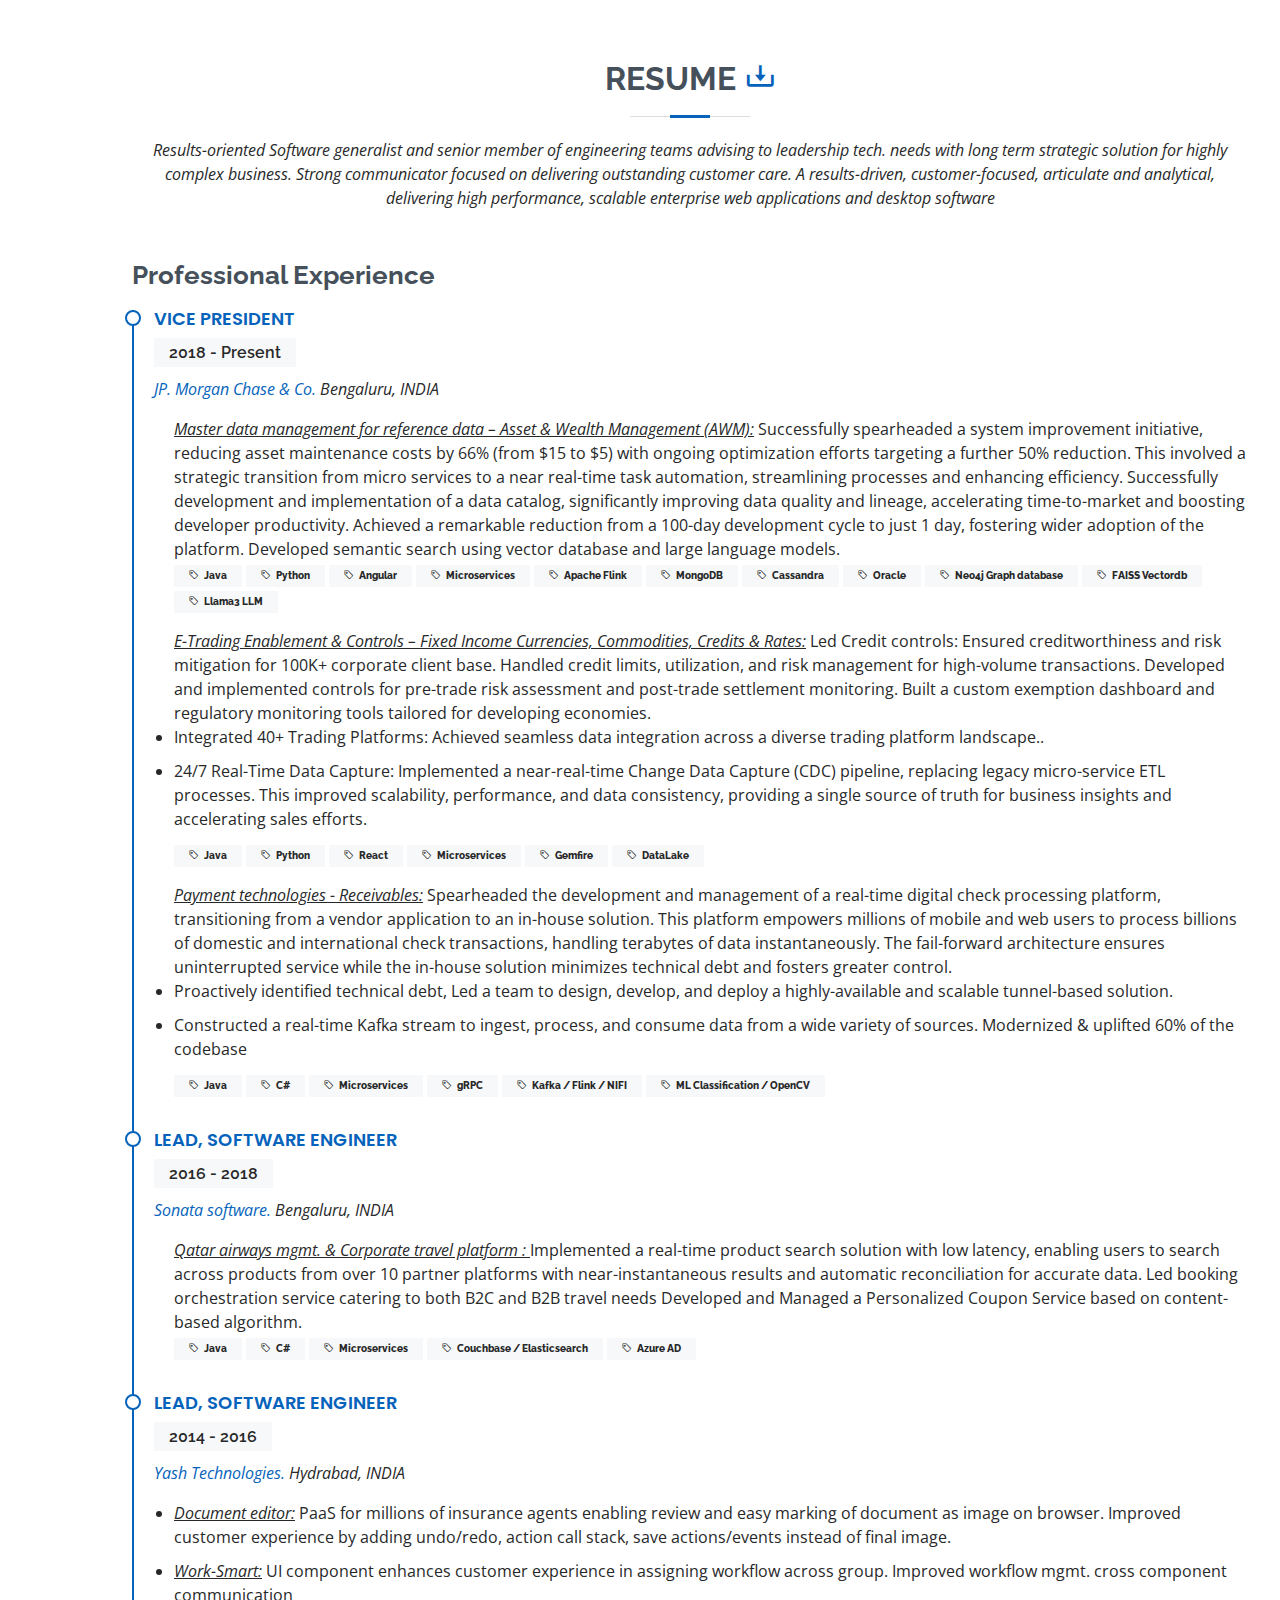
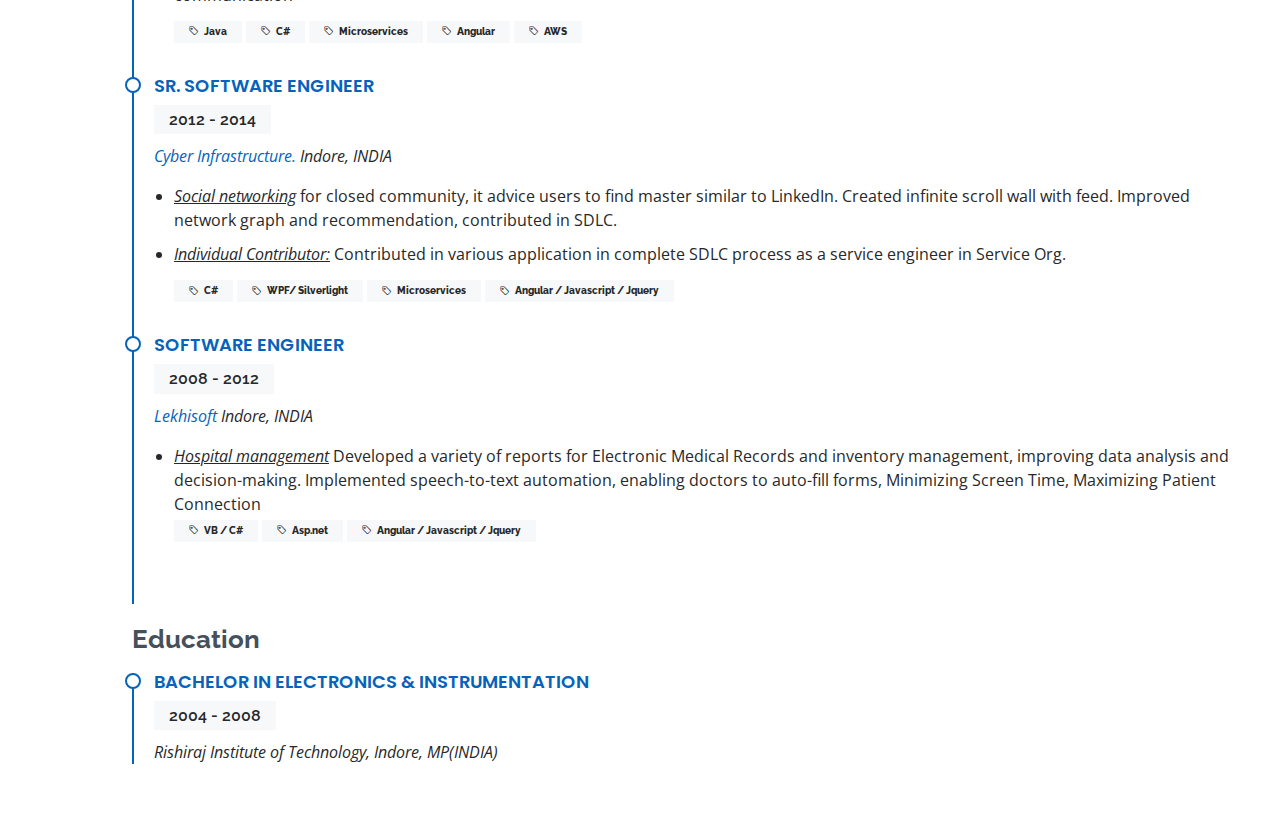
<file: resume.html>
<!DOCTYPE html>
<html lang="en">

<head>
  <meta charset="utf-8">
  <meta content="width=device-width, initial-scale=1.0" name="viewport">

  <title>Rohit Joshi</title>
  <meta content="" name="description">
  <meta content="" name="rohit joshi">

  <!-- Favicons -->
  <link href="assets/img/console.png" rel="icon">
  <link href="assets/img/apple-touch-icon.png" rel="apple-touch-icon">

  <!-- Google Fonts -->
  <link href="https://fonts.googleapis.com/css?family=Open+Sans:300,300i,400,400i,600,600i,700,700i|Raleway:300,300i,400,400i,500,500i,600,600i,700,700i|Poppins:300,300i,400,400i,500,500i,600,600i,700,700i" rel="stylesheet">

  <!-- Vendor CSS Files -->
  <link href="assets/vendor/aos/aos.css" rel="stylesheet">
  <link href="assets/vendor/bootstrap/css/bootstrap.min.css" rel="stylesheet">
  <link href="assets/vendor/bootstrap-icons/bootstrap-icons.css" rel="stylesheet">
  <link href="assets/vendor/boxicons/css/boxicons.min.css" rel="stylesheet">
  <link href="assets/vendor/glightbox/css/glightbox.min.css" rel="stylesheet">
  <link href="assets/vendor/swiper/swiper-bundle.min.css" rel="stylesheet">

  <!-- Template Main CSS File -->
  <link href="assets/css/style.css" rel="stylesheet">

</head>

<body>
  <main id="main"> 

 <!-- ======= Resume Section ======= -->
    <section id="resume" class="resume" >
      <div class="container" data-aos="fade-up" >

        <div class="section-title">
          <h2>Resume <a href="resume.html" title="Click to print resume!" target="_blank" ><i class="bx bx-download"></i></a></h2> 
          <p><em>Results-oriented Software generalist and senior member of engineering teams advising to leadership tech. needs with long term strategic solution for highly complex business. Strong communicator focused on delivering outstanding customer care. A results-driven, customer-focused, articulate and analytical, delivering high performance, scalable enterprise web applications and desktop software</em></p>
        </div>

        <div class="row">
          <div class="col-lg-6" style="display: none;">
            <!-- <h3 class="resume-title">Sumary</h3>
            <div class="resume-item pb-0">
              <h4>Rohit Joshi</h4>
              <p><em>Software generalist and senior member of engineering teams advising to leadership 
                tech. needs with long term strategic solution for highly complex business. Strong 
                communicator focused on delivering outstanding customer care. A results-driven, customer focused, articulate and analytical, delivering high performance, scalable enterprise web 
                applications and desktop software.</em></p>
              <ul>
                <li>Portland par 127,Orlando, FL</li>
                <li>(123) 456-7891</li>
                <li>alice.barkley@example.com</li>
              </ul>
            </div> -->
          </div>
          <div class="col-lg-12">
            <h3 class="resume-title">Professional Experience</h3>
            <div class="resume-item">
              <h4>Vice President</h4>
              <h5>2018 - Present</h5>
              <p><em><a href="https://www.jpmorganchase.com/" target="_blank" rel="noopener noreferrer"> JP. Morgan Chase & Co.</a> Bengaluru, INDIA</em></p>
              <ul>
                <em><u>Master data management for reference data – Asset & Wealth Management (AWM):</u> </em>
                Successfully spearheaded a system improvement initiative, reducing asset maintenance costs by 66% (from $15 to $5) with ongoing optimization efforts targeting a further 50% reduction. This involved a strategic transition from micro services to a near real-time task automation, streamlining processes and enhancing efficiency.
                Successfully development and implementation of a data catalog, significantly improving data quality and lineage, accelerating time-to-market and boosting developer productivity. Achieved a remarkable reduction from a 100-day development cycle to just 1 day, fostering wider adoption of the platform.
                Developed semantic search using vector database and large language models.
                
                <p class="tags">
                  <h6><i class="bi bi-tag"></i>Java</h6>
                  <h6><i class="bi bi-tag"></i>Python</h6>
                  <h6><i class="bi bi-tag"></i>Angular</h6>
                  <h6><i class="bi bi-tag"></i>Microservices</h6>
                  <h6><i class="bi bi-tag"></i>Apache Flink</h6>
                  <h6><i class="bi bi-tag"></i>MongoDB</h6>
                  <h6><i class="bi bi-tag"></i>Cassandra</h6>
                  <h6><i class="bi bi-tag"></i>Oracle</h6>
                  <h6><i class="bi bi-tag"></i>Neo4j Graph database</h6>
                  <h6><i class="bi bi-tag"></i>FAISS Vectordb</h6>
                  <h6><i class="bi bi-tag"></i>Llama3 LLM</h6>
                </p>
                <em><u>E-Trading Enablement & Controls – Fixed Income Currencies, Commodities, Credits & Rates:</u> </em>
                  Led Credit controls: Ensured creditworthiness and risk mitigation for 100K+ corporate client base. Handled credit limits, utilization, and risk management for high-volume transactions. Developed and implemented controls for pre-trade risk assessment and post-trade settlement monitoring. Built a custom exemption dashboard and regulatory monitoring tools tailored for developing economies.
                <li> Integrated 40+ Trading Platforms: Achieved seamless data integration across a diverse trading platform landscape..</li>
                <li> 24/7 Real-Time Data Capture: Implemented a near-real-time Change Data Capture (CDC) pipeline, replacing legacy micro-service ETL processes. This improved scalability, performance, and data consistency, providing a single source of truth for business insights and accelerating sales efforts.</li>
                <p class="tags">
                  <h6><i class="bi bi-tag"></i>Java</h6>
                  <h6><i class="bi bi-tag"></i>Python</h6>
                  <h6><i class="bi bi-tag"></i>React</h6>
                  <h6><i class="bi bi-tag"></i>Microservices</h6>
                  <h6><i class="bi bi-tag"></i>Gemfire</h6>
                  <h6><i class="bi bi-tag"></i>DataLake</h6>
                </p>
                <em><u>Payment technologies - Receivables:</u> </em>
                  Spearheaded the development and management of a real-time digital check processing platform, transitioning from a vendor application to an in-house solution. This platform empowers millions of mobile and web users to process billions of domestic and international check transactions, handling terabytes of data instantaneously. The fail-forward architecture ensures uninterrupted service while the in-house solution minimizes technical debt and fosters greater control.
                <li> Proactively identified technical debt, Led a team to design, develop, and deploy a highly-available and scalable tunnel-based solution.</li>
                <li> Constructed a real-time Kafka stream to ingest, process, and consume data from a wide variety of sources. Modernized & uplifted 60% of the codebase</li>
                <p class="tags">
                  <h6><i class="bi bi-tag"></i>Java</h6>
                  <h6><i class="bi bi-tag"></i>C#</h6>
                  <h6><i class="bi bi-tag"></i>Microservices</h6>
                  <h6><i class="bi bi-tag"></i>gRPC</h6>
                  <h6><i class="bi bi-tag"></i>Kafka / Flink / NIFI</h6>
                  <h6><i class="bi bi-tag"></i>ML Classification / OpenCV</h6>
                </p>

              </ul>
            </div>
            <div class="resume-item">
              <h4>LEAD, SOFTWARE ENGINEER</h4>
              <h5>2016 - 2018</h5>
              <p><em><a href="https://www.sonata-software.com/" target="_blank" rel="noopener noreferrer"> Sonata software.</a> Bengaluru, INDIA</em></p>
              <ul>
                <em><u>Qatar airways mgmt. & Corporate travel platform : </u></em>
                  Implemented a real-time product search solution with low latency, enabling users to search across products from over 10 partner platforms with near-instantaneous results and automatic reconciliation for accurate data. Led booking orchestration service catering to both B2C and B2B travel needs
                  Developed and Managed a Personalized Coupon Service based on content-based algorithm.
                
                <p class="tags">
                  <h6><i class="bi bi-tag"></i>Java</h6>
                  <h6><i class="bi bi-tag"></i>C#</h6>
                  <h6><i class="bi bi-tag"></i>Microservices</h6>
                  <h6><i class="bi bi-tag"></i>Couchbase / Elasticsearch</h6>
                  <h6><i class="bi bi-tag"></i>Azure AD</h6>
                </p>
              </ul>
            </div>
            <div class="resume-item">
              <h4>LEAD, SOFTWARE ENGINEER</h4>
              <h5>2014 - 2016</h5>
              <p><em><a href="https://www.yash.com/" target="_blank" rel="noopener noreferrer"> Yash Technologies.</a> Hydrabad, INDIA</em></p>
              <ul>
                <li><em><u>Document editor:</u></em> PaaS for millions of insurance agents enabling review and easy marking 
                  of document as image on browser. Improved customer experience by adding undo/redo, 
                  action call stack, save actions/events instead of final image.</li>
                <li><em><u>Work-Smart:</u></em> UI component enhances customer experience in assigning workflow across 
                  group. Improved workflow mgmt. cross component communication</li>
                <p class="tags">
                  <h6><i class="bi bi-tag"></i>Java</h6>
                  <h6><i class="bi bi-tag"></i>C#</h6>
                  <h6><i class="bi bi-tag"></i>Microservices</h6>
                  <h6><i class="bi bi-tag"></i>Angular</h6>
                  <h6><i class="bi bi-tag"></i>AWS</h6>
                </p>
              </ul>
            </div>
            <div class="resume-item">
              <h4>Sr. SOFTWARE ENGINEER</h4>
              <h5>2012 - 2014</h5>
              <p><em><a href="https://www.cisin.com/" target="_blank" rel="noopener noreferrer"> Cyber Infrastructure.</a> Indore, INDIA</em></p>
              <ul>
                <li><em><u>Social networking</u></em> for closed community, it advice users to find master similar to LinkedIn.
                  Created infinite scroll wall with feed. Improved network graph and recommendation,
                  contributed in SDLC.</li>
                <li><em><u> Individual Contributor:</u></em> Contributed in various application in complete SDLC process as a 
                  service engineer in Service Org.</li>
                <p class="tags">
                  <h6><i class="bi bi-tag"></i>C#</h6>
                  <h6><i class="bi bi-tag"></i>WPF/ Silverlight</h6>
                  <h6><i class="bi bi-tag"></i>Microservices</h6>
                  <h6><i class="bi bi-tag"></i>Angular / Javascript / Jquery</h6>
                </p>
              </ul>
            </div>
            <div class="resume-item">
              <h4>SOFTWARE ENGINEER</h4>
              <h5>2008 - 2012</h5>
              <p><em><a href="https://www.elihealthemr.com/" target="_blank" rel="noopener noreferrer">Lekhisoft</a> Indore, INDIA</em></p>
              <ul>
                <li><em><u>Hospital management</u></em> 
                  Developed a variety of reports for Electronic Medical Records and inventory management, improving data analysis and decision-making. Implemented speech-to-text automation, enabling doctors to auto-fill forms, Minimizing Screen Time, Maximizing Patient Connection
                
                <p class="tags">
                  <h6><i class="bi bi-tag"></i>VB / C#</h6>
                  <h6><i class="bi bi-tag"></i>Asp.net</h6>
                  <h6><i class="bi bi-tag"></i>Angular / Javascript / Jquery</h6>
                </p>
              </ul>
            </div>
            <h3 class="resume-title">Education</h3>
            <div class="resume-item">
              <h4>Bachelor in Electronics &amp; Instrumentation</h4>
              <h5>2004 - 2008</h5>
              <p><em>Rishiraj Institute of Technology, Indore, MP(INDIA)</em></p>
              <p class="red">Quia nobis sequi est occaecati aut. Repudiandae et iusto quae reiciendis et quis Eius vel ratione eius unde vitae rerum voluptates asperiores voluptatem Earum molestiae consequatur neque etlon sader mart dila</p>
            </div>
          </div>
        </div>

      </div>
    </section><!-- End Resume Section -->

  <!-- Vendor JS Files -->
  <script src="assets/vendor/purecounter/purecounter_vanilla.js"></script>
  <script src="assets/vendor/aos/aos.js"></script>
  <script src="assets/vendor/bootstrap/js/bootstrap.bundle.min.js"></script>
  <script src="assets/vendor/glightbox/js/glightbox.min.js"></script>
  <script src="assets/vendor/isotope-layout/isotope.pkgd.min.js"></script>
  <script src="assets/vendor/swiper/swiper-bundle.min.js"></script>
  <script src="assets/vendor/typed.js/typed.umd.js"></script>
  <script src="assets/vendor/waypoints/noframework.waypoints.js"></script>
  <script src="assets/vendor/php-email-form/validate.js"></script>

  <!-- Template Main JS File -->
  <script src="assets/js/main.js"></script>

</body>

</html>
</file>
<file: assets/css/style.css>
/*--------------------------------------------------------------
# General
--------------------------------------------------------------*/
body {
  font-family: "Open Sans", sans-serif;
  color: #272829;
}

a {
  color: #0563bb;
  text-decoration: none;
}

a:hover {
  color: #067ded;
  text-decoration: none;
}

h1,
h2,
h3,
h4,
h5,
h6 {
  font-family: "Raleway", sans-serif;
}

/*--------------------------------------------------------------
# Back to top button
--------------------------------------------------------------*/
.back-to-top {
  position: fixed;
  visibility: hidden;
  opacity: 0;
  right: 15px;
  bottom: 15px;
  z-index: 996;
  background: #0563bb;
  width: 40px;
  height: 40px;
  border-radius: 50px;
  transition: all 0.4s;
}

.back-to-top i {
  font-size: 28px;
  color: #fff;
  line-height: 0;
}

.back-to-top:hover {
  background: #0678e3;
  color: #fff;
}

.back-to-top.active {
  visibility: visible;
  opacity: 1;
}

/*--------------------------------------------------------------
# Preloader
--------------------------------------------------------------*/
#preloader {
  position: fixed;
  top: 0;
  left: 0;
  right: 0;
  bottom: 0;
  z-index: 9999;
  overflow: hidden;
  background: #fff;
}

#preloader:before {
  content: "";
  position: fixed;
  top: calc(50% - 30px);
  left: calc(50% - 30px);
  border: 6px solid #0563bb;
  border-top-color: #fff;
  border-bottom-color: #fff;
  border-radius: 50%;
  width: 60px;
  height: 60px;
  animation: animate-preloader 1s linear infinite;
}

@keyframes animate-preloader {
  0% {
    transform: rotate(0deg);
  }

  100% {
    transform: rotate(360deg);
  }
}

/*--------------------------------------------------------------
# Disable aos animation delay on mobile devices
--------------------------------------------------------------*/
@media screen and (max-width: 768px) {
  [data-aos-delay] {
    transition-delay: 0 !important;
  }
}

/*--------------------------------------------------------------
# Header
--------------------------------------------------------------*/
#header {
  position: fixed;
  top: 0;
  left: 0;
  bottom: 0;
  z-index: 9997;
  transition: all 0.5s;
  padding: 15px;
  overflow-y: auto;
}

@media (max-width: 991px) {
  #header {
    width: 300px;
    background: #fff;
    border-right: 1px solid #e6e9ec;
    left: -300px;
  }
}
@media (min-width: 991px) {
  #main {
    margin-left: 100px;
  }
}

/*--------------------------------------------------------------
# Navigation Menu
--------------------------------------------------------------*/
/**
* Desktop Navigation 
*/
.nav-menu {
  padding: 0;
  display: block;
}

.nav-menu * {
  margin: 0;
  padding: 0;
  list-style: none;
}

.nav-menu>ul>li {
  position: relative;
  white-space: nowrap;
}

.nav-menu a,
.nav-menu a:focus {
  display: flex;
  align-items: center;
  color: #45505b;
  padding: 10px 18px;
  margin-bottom: 8px;
  transition: 0.3s;
  font-size: 15px;
  border-radius: 50px;
  background: #f2f3f5;
  height: 56px;
  width: 100%;
  overflow: hidden;
  transition: 0.3s;
}

.nav-menu a i,
.nav-menu a:focus i {
  font-size: 20px;
}

.nav-menu a span,
.nav-menu a:focus span {
  padding: 0 5px 0 7px;
  color: #45505b;
}

@media (min-width: 992px) {

  .nav-menu a,
  .nav-menu a:focus {
    width: 56px;
  }

  .nav-menu a span,
  .nav-menu a:focus span {
    display: none;
    color: #fff;
  }
}

.nav-menu a:hover,
.nav-menu .active,
.nav-menu .active:focus,
.nav-menu li:hover>a {
  color: #fff;
  background: #0563bb;
}

.nav-menu a:hover span,
.nav-menu .active span,
.nav-menu .active:focus span,
.nav-menu li:hover>a span {
  color: #fff;
}

.nav-menu a:hover,
.nav-menu li:hover>a {
  width: 100%;
  color: #fff;
}

.nav-menu a:hover span,
.nav-menu li:hover>a span {
  display: block;
}

/**
* Mobile Navigation 
*/
.mobile-nav-toggle {
  position: fixed;
  right: 10px;
  top: 10px;
  z-index: 9998;
  border: 0;
  background: none;
  font-size: 28px;
  transition: all 0.4s;
  outline: none !important;
  line-height: 0;
  cursor: pointer;
  border-radius: 50px;
  padding: 5px;
}

.mobile-nav-toggle i {
  color: #45505b;
}

.mobile-nav-active {
  overflow: hidden;
}

.mobile-nav-active #header {
  left: 0;
}

.mobile-nav-active .mobile-nav-toggle {
  color: #fff;
  background-color: #0563bb;
}

/*--------------------------------------------------------------
# Hero Section
--------------------------------------------------------------*/
#hero {
  width: 100%;
  height: 100vh;
  background: url("../img/hello.png") 75% no-repeat;
  background-size: 800px;
  position: relative;
}

@media (min-width: 992px) {
  #hero {
    padding-left: 160px;
  }
}

@media screen and (max-width: 765px) {
  #hero{
    background-size: 400px !important;
  }
}
@media screen and (max-width: 1280px) {
  #hero{
    background-size: 600px !important;
  }
}

#hero:before {
  content: "";
  background: rgba(255, 255, 255, 0.8);
  position: absolute;
  bottom: 0;
  top: 0;
  left: 0;
  right: 0;
}

#hero h1 {
  margin: 0;
  font-size: 64px;
  font-weight: 700;
  line-height: 56px;
  color: #45505b;
}

#hero p {
  color: #45505b;
  margin: 15px 0 0 0;
  font-size: 26px;
  font-family: "Poppins", sans-serif;
}

#hero p span {
  color: #0563bb;
  letter-spacing: 1px;
}

#hero .social-links {
  margin-top: 30px;
}

#hero .social-links a {
  font-size: 24px;
  display: inline-block;
  color: #45505b;
  line-height: 1;
  margin-right: 20px;
  transition: 0.3s;
}

#hero .social-links a:hover {
  color: #0563bb;
}

@media (max-width: 992px) {
  #hero {
    text-align: center;
  }

  #hero h1 {
    font-size: 32px;
    line-height: 36px;
  }

  #hero p {
    margin-top: 10px;
    font-size: 20px;
    line-height: 24px;
  }
}

/*--------------------------------------------------------------
# Sections General
--------------------------------------------------------------*/
section {
  padding: 60px 0;
  overflow: hidden;
}

.section-title {
  text-align: center;
  padding-bottom: 30px;
}

.section-title h2 {
  font-size: 32px;
  font-weight: bold;
  text-transform: uppercase;
  margin-bottom: 20px;
  padding-bottom: 20px;
  position: relative;
  color: #45505b;
}

.section-title h2::before {
  content: "";
  position: absolute;
  display: block;
  width: 120px;
  height: 1px;
  background: #ddd;
  bottom: 1px;
  left: calc(50% - 60px);
}

.section-title h2::after {
  content: "";
  position: absolute;
  display: block;
  width: 40px;
  height: 3px;
  background: #0563bb;
  bottom: 0;
  left: calc(50% - 20px);
}

.section-title p {
  margin-bottom: 0;
}

/*--------------------------------------------------------------
# About
--------------------------------------------------------------*/
.about .content h3 {
  font-weight: 700;
  font-size: 26px;
  color: #728394;
}

.about .content ul {
  list-style: none;
  padding: 0;
}

.about .content ul li {
  margin-bottom: 20px;
  display: flex;
  align-items: center;
}

.about .content ul strong {
  margin-right: 10px;
}

.about .content ul i {
  font-size: 16px;
  margin-right: 5px;
  color: #0563bb;
  line-height: 0;
}

.about .content p:last-child {
  margin-bottom: 0;
}

/*--------------------------------------------------------------
# Facts
--------------------------------------------------------------*/
.facts .count-box {
  padding: 30px 30px 25px 30px;
  margin-top: 30px;
  width: 100%;
  position: relative;
  text-align: center;
  background: #fff;
}

.facts .count-box i {
  position: absolute;
  top: -25px;
  left: 50%;
  transform: translateX(-50%);
  font-size: 24px;
  background: #0563bb;
  color: #fff;
  border-radius: 50px;
  display: inline-flex;
  align-items: center;
  justify-content: center;
  width: 48px;
  height: 48px;
}

.facts .count-box span {
  font-size: 36px;
  display: block;
  font-weight: 600;
  color: #011426;
}

.facts .count-box p {
  padding: 0;
  margin: 0;
  font-family: "Raleway", sans-serif;
  font-size: 14px;
}

/*--------------------------------------------------------------
# Akills
--------------------------------------------------------------*/

.skills #skills-flters {
  padding: 0;
  margin: 0 auto 25px auto;
  list-style: none;
  text-align: center;
  background: #fff;
  border-radius: 50px;
  padding: 2px 15px;
}

.skills #skills-flters li {
  cursor: pointer;
  display: inline-block;
  padding: 10px 15px;
  font-size: 14px;
  font-weight: 600;
  line-height: 1;
  text-transform: uppercase;
  color: #272829;
  margin-bottom: 5px;
  transition: all 0.3s ease-in-out;
}

.skills #skills-flters li:hover,
.skills #skills-flters li.filter-active {
  color: #0563bb;
}

.portfolio #skills-flters li:last-child {
  margin-right: 0;
}


.skills .progress {
  height: 60px;
  display: block;
  background: none;
  border-radius: 0;
}

.skills .progress .skill {
  padding: 10px 0;
  margin: 0;
  text-transform: uppercase;
  display: block;
  font-weight: 600;
  font-family: "Poppins", sans-serif;
  color: #45505b;
}

.skills .progress .skill .val {
  float: right;
  font-style: normal;
}

.skills .progress-bar-wrap {
  background: #f2f3f5;
}

.skills .progress-bar {
  width: 1px;
  height: 10px;
  transition: 0.9s;
  background-color: #0563bb;
}

/*--------------------------------------------------------------
# Resume
--------------------------------------------------------------*/
.resume .resume-title {
  font-size: 26px;
  font-weight: 700;
  margin-top: 20px;
  margin-bottom: 20px;
  color: #45505b;
}

.resume .resume-item {
  padding: 0 0 20px 20px;
  margin-top: -2px;
  border-left: 2px solid #0563bb;
  position: relative;
}

.resume .resume-item h4 {
  line-height: 18px;
  font-size: 18px;
  font-weight: 600;
  text-transform: uppercase;
  font-family: "Poppins", sans-serif;
  color: #0563bb;
  margin-bottom: 10px;
}

.resume .resume-item h5 {
  font-size: 16px;
  background: #f7f8f9;
  padding: 5px 15px;
  display: inline-block;
  font-weight: 600;
  margin-bottom: 10px;
}

.resume .resume-item h6 {
  font-size: 10px;
  background: #f7f8f9;
  padding: 5px 15px;
  display: inline-block;
  font-weight: 800;
  margin-bottom: 0;
}

.resume .resume-item ul {
  padding-left: 20px;
}

.resume .resume-item ul li {
  padding-bottom: 10px;
}

.resume .resume-item:last-child {
  padding-bottom: 0;
}

.resume .resume-item::before {
  content: "";
  position: absolute;
  width: 16px;
  height: 16px;
  border-radius: 50px;
  left: -9px;
  top: 0;
  background: #fff;
  border: 2px solid #0563bb;
}

/*--------------------------------------------------------------
# Portfolio
--------------------------------------------------------------*/
.portfolio .portfolio-item {
  margin-bottom: 30px;
}

.portfolio #portfolio-flters {
  padding: 0;
  margin: 0 auto 25px auto;
  list-style: none;
  text-align: center;
  background: #fff;
  border-radius: 50px;
  padding: 2px 15px;
}

.portfolio #portfolio-flters li {
  cursor: pointer;
  display: inline-block;
  padding: 10px 15px;
  font-size: 14px;
  font-weight: 600;
  line-height: 1;
  text-transform: uppercase;
  color: #272829;
  margin-bottom: 5px;
  transition: all 0.3s ease-in-out;
}

.portfolio #portfolio-flters li:hover,
.portfolio #portfolio-flters li.filter-active {
  color: #0563bb;
}

.portfolio #portfolio-flters li:last-child {
  margin-right: 0;
}

.portfolio .portfolio-wrap {
  transition: 0.3s;
  position: relative;
  overflow: hidden;
  z-index: 1;
  background: rgba(69, 80, 91, 0.8);
}

.portfolio .portfolio-wrap::before {
  content: "";
  background: rgba(255, 255, 255, 0.7);
  position: absolute;
  left: 30px;
  right: 30px;
  top: 30px;
  bottom: 30px;
  transition: all ease-in-out 0.3s;
  z-index: 2;
  opacity: 0;
}

.portfolio .portfolio-wrap .portfolio-info {
  opacity: 0;
  position: absolute;
  top: 0;
  left: 0;
  right: 0;
  bottom: 0;
  text-align: center;
  z-index: 3;
  transition: all ease-in-out 0.3s;
  display: flex;
  flex-direction: column;
  justify-content: center;
  align-items: center;
}

.portfolio .portfolio-wrap .portfolio-info::before {
  display: block;
  content: "";
  width: 48px;
  height: 48px;
  position: absolute;
  top: 35px;
  left: 35px;
  border-top: 3px solid #d7dce1;
  border-left: 3px solid #d7dce1;
  transition: all 0.5s ease 0s;
  z-index: 9994;
}

.portfolio .portfolio-wrap .portfolio-info::after {
  display: block;
  content: "";
  width: 48px;
  height: 48px;
  position: absolute;
  bottom: 35px;
  right: 35px;
  border-bottom: 3px solid #d7dce1;
  border-right: 3px solid #d7dce1;
  transition: all 0.5s ease 0s;
  z-index: 9994;
}

.portfolio .portfolio-wrap .portfolio-info h4 {
  font-size: 20px;
  color: #45505b;
  font-weight: 600;
}

.portfolio .portfolio-wrap .portfolio-info p {
  color: #45505b;
  font-size: 14px;
  text-transform: uppercase;
  padding: 0;
  margin: 0;
}

.portfolio .portfolio-wrap .portfolio-links {
  text-align: center;
  z-index: 4;
}

.portfolio .portfolio-wrap .portfolio-links a {
  color: #45505b;
  margin: 0 2px;
  font-size: 28px;
  display: inline-block;
  transition: 0.3s;
}

.portfolio .portfolio-wrap .portfolio-links a:hover {
  color: #148af9;
}

.portfolio .portfolio-wrap:hover::before {
  top: 0;
  left: 0;
  right: 0;
  bottom: 0;
  opacity: 1;
}

.portfolio .portfolio-wrap:hover .portfolio-info {
  opacity: 1;
}

.portfolio .portfolio-wrap:hover .portfolio-info::before {
  top: 15px;
  left: 15px;
}

.portfolio .portfolio-wrap:hover .portfolio-info::after {
  bottom: 15px;
  right: 15px;
}

/*--------------------------------------------------------------
# Portfolio Details
--------------------------------------------------------------*/
.portfolio-details {
  padding-top: 40px;
}

.portfolio-details .portfolio-details-slider img {
  width: 100%;
}

.portfolio-details .portfolio-details-slider .swiper-pagination {
  margin-top: 20px;
  position: relative;
}

.portfolio-details .portfolio-details-slider .swiper-pagination .swiper-pagination-bullet {
  width: 12px;
  height: 12px;
  background-color: #fff;
  opacity: 1;
  border: 1px solid #0563bb;
}

.portfolio-details .portfolio-details-slider .swiper-pagination .swiper-pagination-bullet-active {
  background-color: #0563bb;
}

.portfolio-details .portfolio-info {
  padding: 30px;
  box-shadow: 0px 0 30px rgba(69, 80, 91, 0.08);
}

.portfolio-details .portfolio-info h3 {
  font-size: 22px;
  font-weight: 700;
  margin-bottom: 20px;
  padding-bottom: 20px;
  border-bottom: 1px solid #eee;
}

.portfolio-details .portfolio-info ul {
  list-style: none;
  padding: 0;
  font-size: 15px;
}

.portfolio-details .portfolio-info ul li+li {
  margin-top: 10px;
}

.portfolio-details .portfolio-description {
  padding-top: 30px;
}

.portfolio-details .portfolio-description h2 {
  font-size: 26px;
  font-weight: 700;
  margin-bottom: 20px;
}

.portfolio-details .portfolio-description p {
  padding: 0;
}

/*--------------------------------------------------------------
# Services
--------------------------------------------------------------*/
.services .icon-box {
  text-align: center;
  padding: 70px 20px 80px 20px;
  transition: all ease-in-out 0.3s;
  background: #fff;
  box-shadow: 0px 5px 90px 0px rgba(110, 123, 131, 0.05);
  width: 415px;
}

.services .icon-box .icon {
  margin: 0 auto;
  width: 100px;
  height: 100px;
  display: flex;
  align-items: center;
  justify-content: center;
  transition: ease-in-out 0.3s;
  position: relative;
}

.services .icon-box .icon i {
  font-size: 36px;
  transition: 0.5s;
  position: relative;
}

.services .icon-box .icon svg {
  position: absolute;
  top: 0;
  left: 0;
}

.services .icon-box .icon svg path {
  transition: 0.5s;
  fill: #f5f5f5;
}

.services .icon-box h4 {
  font-weight: 600;
  margin: 10px 0 15px 0;
  font-size: 22px;
}

.services .icon-box h4 a {
  color: #45505b;
  transition: ease-in-out 0.3s;
}

.services .icon-box p {
  line-height: 24px;
  font-size: 14px;
  margin-bottom: 10px;
}

.services .icon-box:hover {
  border-color: #fff;
  box-shadow: 0px 0 35px 0 rgba(0, 0, 0, 0.08);
}

.services .iconbox-blue i {
  color: #47aeff;
}

.services .iconbox-blue:hover .icon i {
  color: #fff;
}

.services .iconbox-blue:hover .icon path {
  fill: #47aeff;
}

.services .iconbox-orange i {
  color: #ffa76e;
}

.services .iconbox-orange:hover .icon i {
  color: #fff;
}

.services .iconbox-orange:hover .icon path {
  fill: #ffa76e;
}

.services .iconbox-pink i {
  color: #e80368;
}

.services .iconbox-pink:hover .icon i {
  color: #fff;
}

.services .iconbox-pink:hover .icon path {
  fill: #e80368;
}

.services .iconbox-yellow i {
  color: #ffbb2c;
}

.services .iconbox-yellow:hover .icon i {
  color: #fff;
}

.services .iconbox-yellow:hover .icon path {
  fill: #ffbb2c;
}

.services .iconbox-red i {
  color: #ff5828;
}

.services .iconbox-red:hover .icon i {
  color: #fff;
}

.services .iconbox-red:hover .icon path {
  fill: #ff5828;
}

.services .iconbox-teal i {
  color: #11dbcf;
}

.services .iconbox-teal:hover .icon i {
  color: #fff;
}

.services .iconbox-teal:hover .icon path {
  fill: #11dbcf;
}

/*--------------------------------------------------------------
# Testimonials
--------------------------------------------------------------*/
.testimonials .section-header {
  margin-bottom: 40px;
}

.testimonials .testimonials-carousel,
.testimonials .testimonials-slider {
  overflow: hidden;
}

.testimonials .testimonial-item {
  text-align: center;
}

.testimonials .testimonial-item .testimonial-img {
  width: 120px;
  border-radius: 50%;
  border: 4px solid #fff;
  margin: 0 auto;
}

.testimonials .testimonial-item h3 {
  font-size: 20px;
  font-weight: bold;
  margin: 10px 0 5px 0;
  color: #111;
}

.testimonials .testimonial-item h4 {
  font-size: 14px;
  color: #999;
  margin: 0 0 15px 0;
}

.testimonials .testimonial-item .quote-icon-left,
.testimonials .testimonial-item .quote-icon-right {
  color: #90c8fc;
  font-size: 26px;
}

.testimonials .testimonial-item .quote-icon-left {
  display: inline-block;
  left: -5px;
  position: relative;
}

.testimonials .testimonial-item .quote-icon-right {
  display: inline-block;
  right: -5px;
  position: relative;
  top: 10px;
}

.testimonials .testimonial-item p {
  font-style: italic;
  margin: 0 auto 15px auto;
}

.testimonials .swiper-pagination {
  margin-top: 20px;
  position: relative;
}

.testimonials .swiper-pagination .swiper-pagination-bullet {
  width: 12px;
  height: 12px;
  background-color: #fff;
  opacity: 1;
  border: 1px solid #0563bb;
}

.testimonials .swiper-pagination .swiper-pagination-bullet-active {
  background-color: #0563bb;
}

@media (min-width: 992px) {
  .testimonials .testimonial-item p {
    width: 80%;
  }
}

/*--------------------------------------------------------------
# Contact
--------------------------------------------------------------*/
.contact .info {
  width: 100%;
  background: #fff;
}

.contact .info i {
  font-size: 20px;
  color: #0563bb;
  float: left;
  width: 44px;
  height: 44px;
  background: #eef7ff;
  display: flex;
  justify-content: center;
  align-items: center;
  border-radius: 50px;
  transition: all 0.3s ease-in-out;
}

.contact .info h4 {
  padding: 0 0 0 60px;
  font-size: 22px;
  font-weight: 600;
  margin-bottom: 5px;
  color: #45505b;
}

.contact .info p {
  padding: 0 0 0 60px;
  margin-bottom: 0;
  font-size: 14px;
  color: #728394;
}

.contact .info .email,
.contact .info .phone {
  margin-top: 40px;
}

.contact .info .email:hover i,
.contact .info .address:hover i,
.contact .info .phone:hover i {
  background: #0563bb;
  color: #fff;
}

.contact .php-email-form {
  width: 100%;
  background: #fff;
}

.contact .php-email-form .form-group {
  padding-bottom: 8px;
}

.contact .php-email-form .error-message {
  display: none;
  color: #fff;
  background: #ed3c0d;
  text-align: left;
  padding: 15px;
  font-weight: 600;
}

.contact .php-email-form .error-message br+br {
  margin-top: 25px;
}

.contact .php-email-form .sent-message {
  display: none;
  color: #fff;
  background: #18d26e;
  text-align: center;
  padding: 15px;
  font-weight: 600;
}

.contact .php-email-form .loading {
  display: none;
  background: #fff;
  text-align: center;
  padding: 15px;
}

.contact .php-email-form .loading:before {
  content: "";
  display: inline-block;
  border-radius: 50%;
  width: 24px;
  height: 24px;
  margin: 0 10px -6px 0;
  border: 3px solid #18d26e;
  border-top-color: #eee;
  animation: animate-loading 1s linear infinite;
}

.contact .php-email-form input,
.contact .php-email-form textarea {
  border-radius: 4px;
  box-shadow: none;
  font-size: 14px;
}

.contact .php-email-form input[type=text],
.contact .php-email-form input[type=email] {
  height: 44px;
}

.contact .php-email-form textarea {
  padding: 10px 12px;
}

.contact .php-email-form button[type=submit] {
  background: #0563bb;
  border: 0;
  padding: 10px 35px;
  color: #fff;
  transition: 0.4s;
  border-radius: 50px;
}

.contact .php-email-form button[type=submit]:hover {
  background: #0678e3;
}

@keyframes animate-loading {
  0% {
    transform: rotate(0deg);
  }

  100% {
    transform: rotate(360deg);
  }
}

/*--------------------------------------------------------------
# Footer
--------------------------------------------------------------*/
#footer {
  background: #f7f8f9;
  color: #45505b;
  font-size: 14px;
  text-align: center;
  padding: 30px 0;
  margin-left: 100px;
}

#footer h3 {
  font-size: 36px;
  font-weight: 700;
  position: relative;
  font-family: "Poppins", sans-serif;
  padding: 0;
  margin: 0 0 15px 0;
}

#footer p {
  font-size: 15;
  font-style: italic;
  padding: 0;
  margin: 0 0 40px 0;
}

#footer .social-links {
  margin: 0 0 40px 0;
}

#footer .social-links a {
  font-size: 18px;
  display: inline-block;
  background: #0563bb;
  color: #fff;
  line-height: 1;
  padding: 8px 0;
  margin-right: 4px;
  border-radius: 50%;
  text-align: center;
  width: 36px;
  height: 36px;
  transition: 0.3s;
}

#footer .social-links a:hover {
  background: #0678e3;
  color: #fff;
  text-decoration: none;
}

#footer .copyright {
  margin: 0 0 5px 0;
}

#footer .credits {
  font-size: 13px;
}
.red, .filter-tool, .filter-sol, .filter-proj, .filter-cert{
  color: red;
  display: none;
}
.tags{
  margin: 0;
}
h6 i{
  margin-right: 5px;
}
</file>
